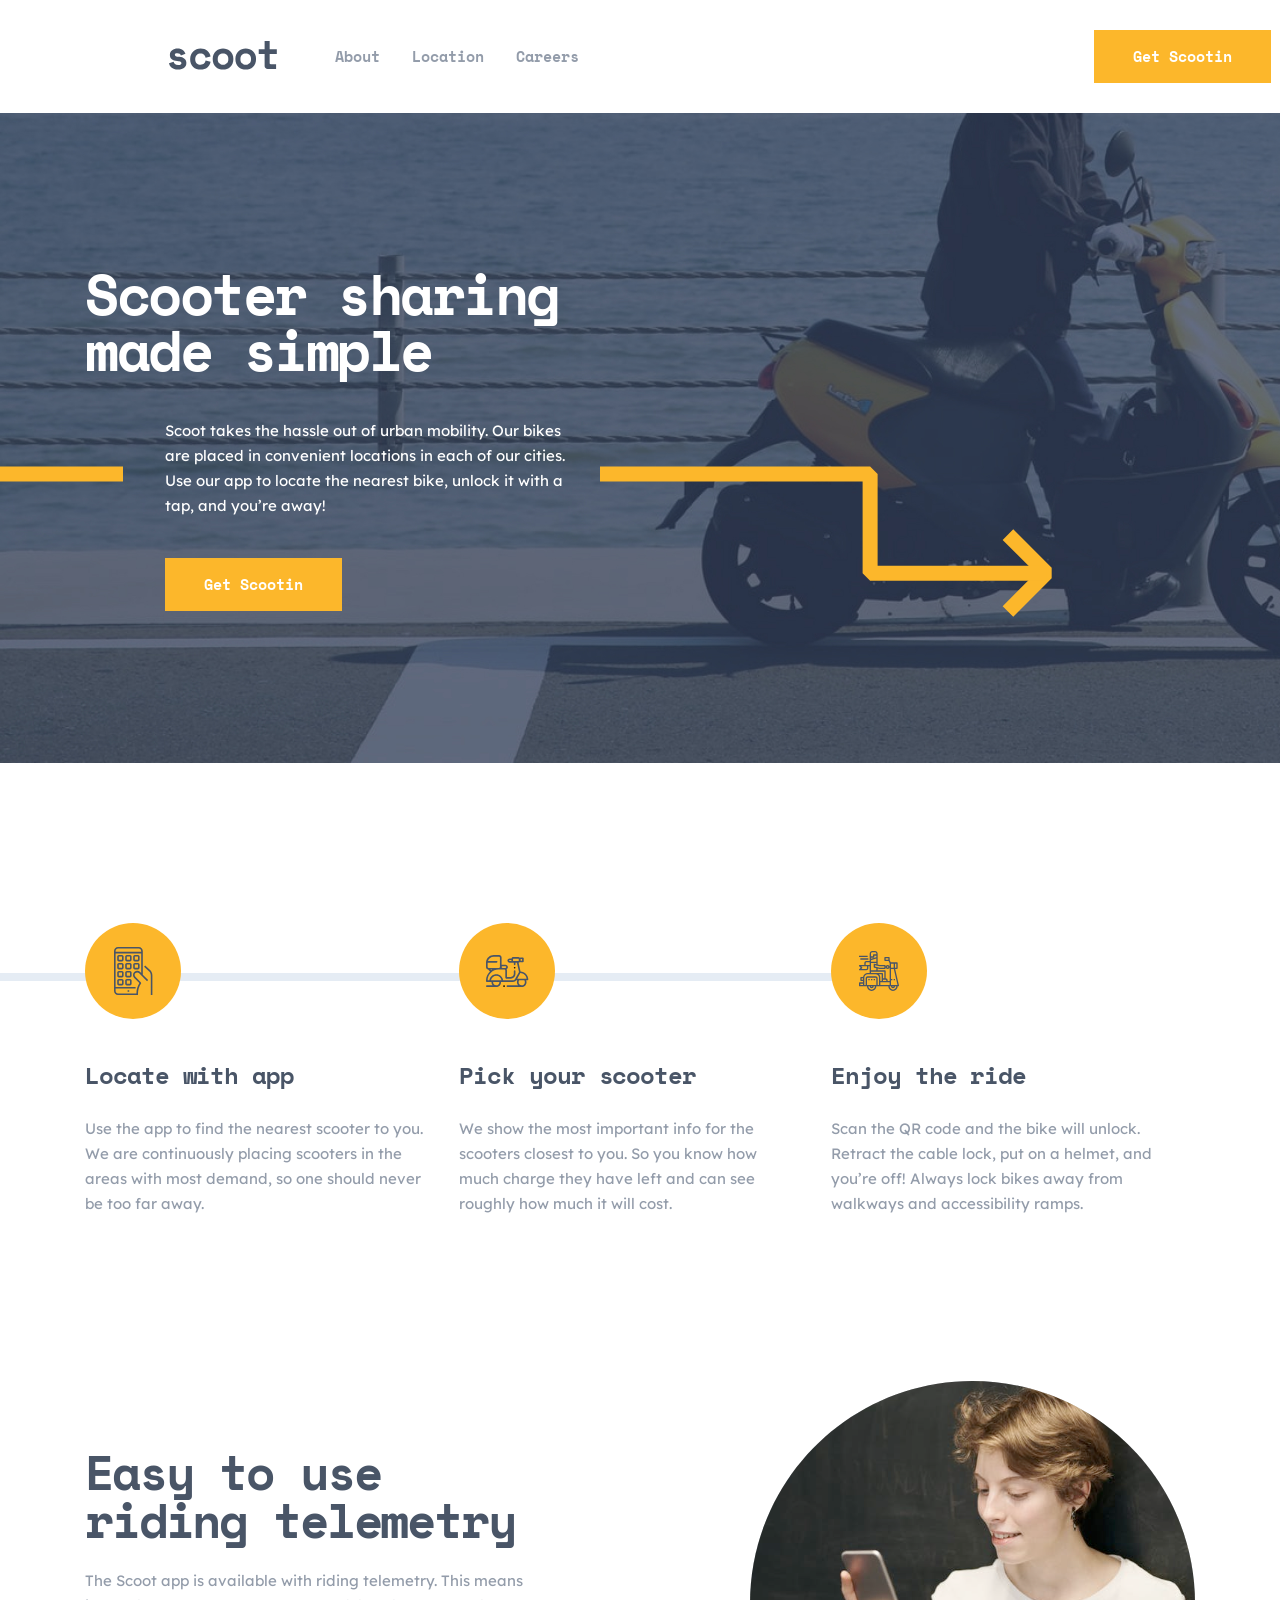
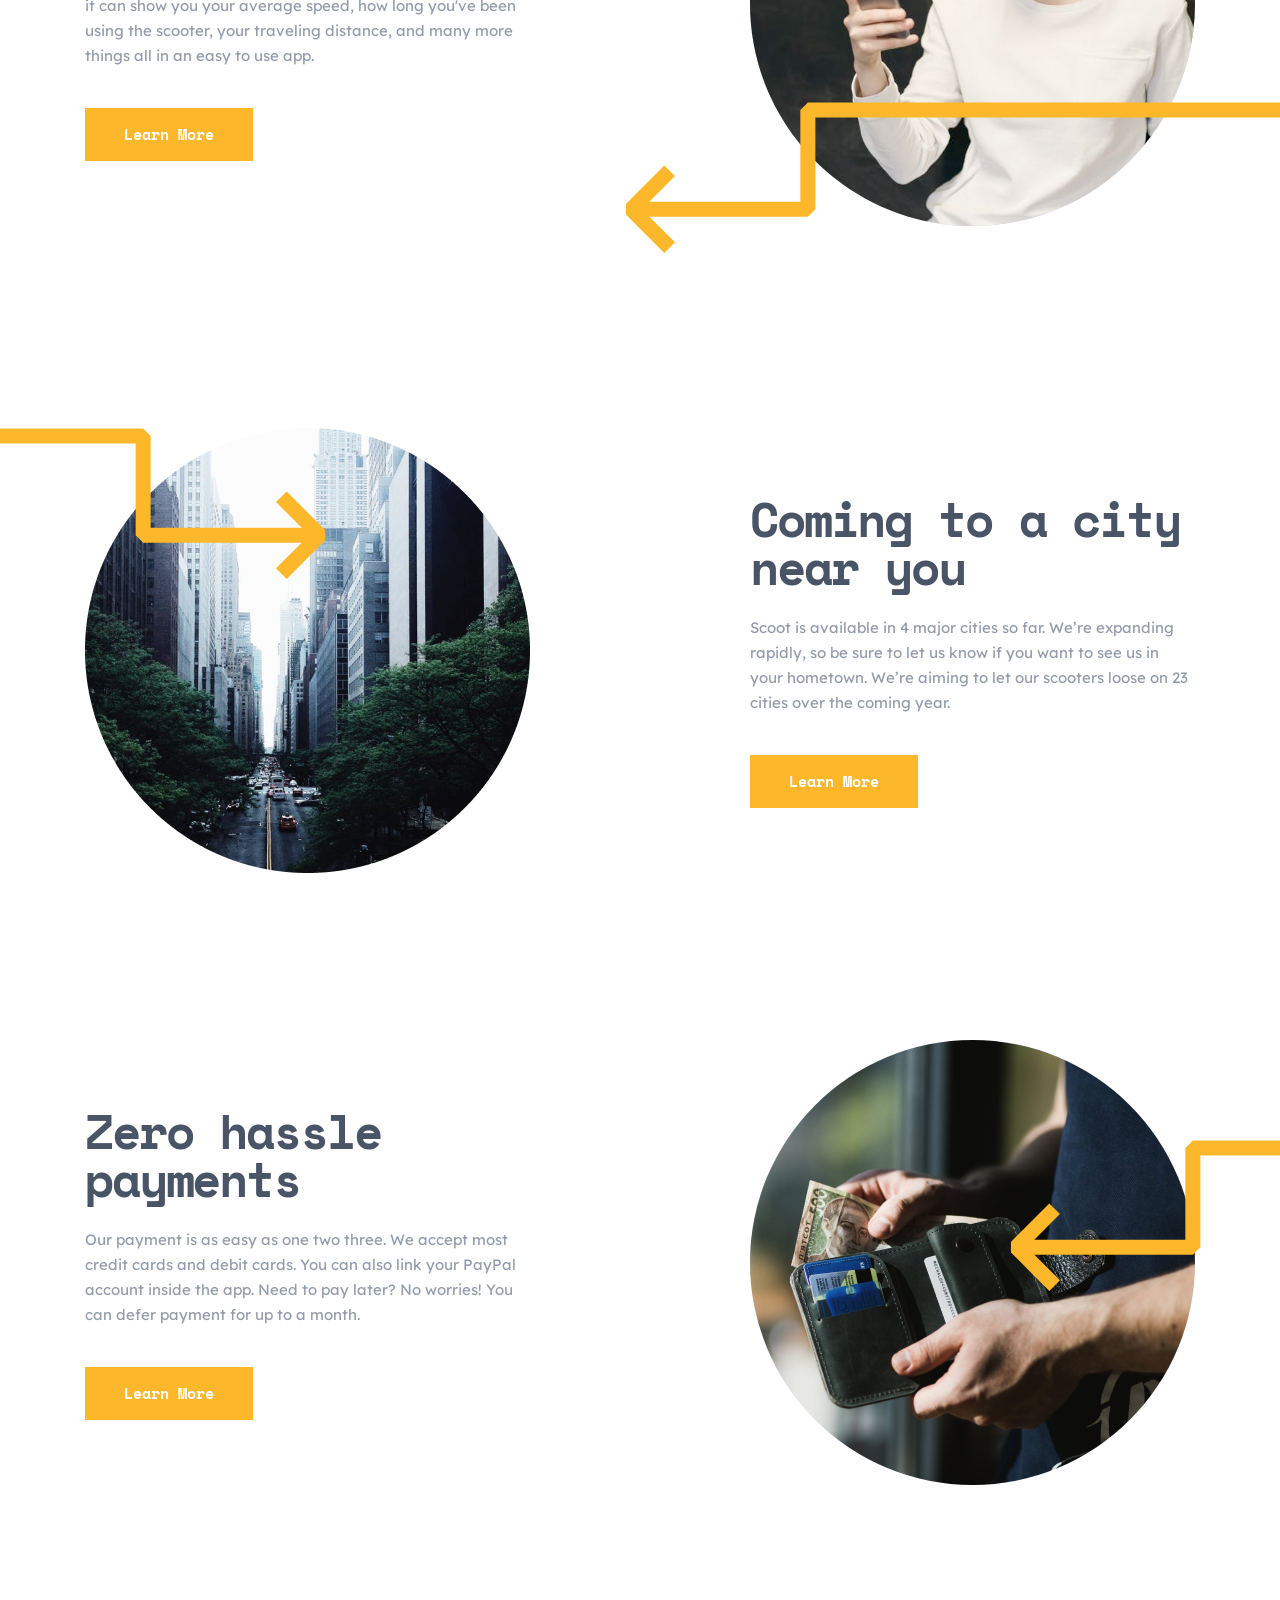
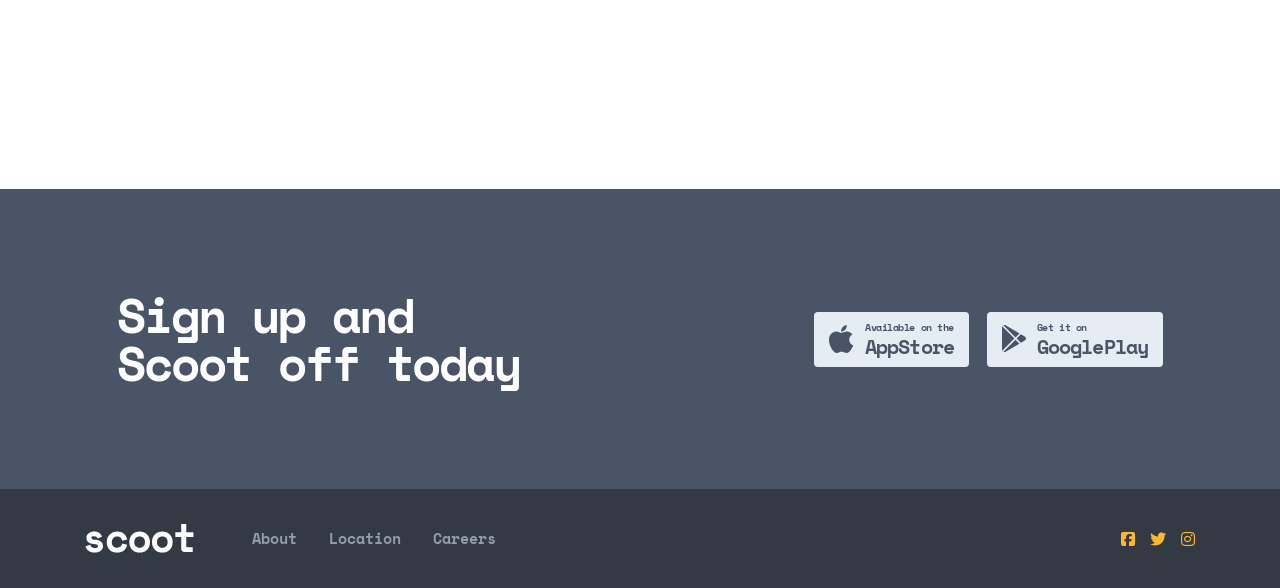
<file: index.html>
<!DOCTYPE html>
<html lang="en">

<head>
  <meta charset="UTF-8" />
  <meta name="viewport" content="width=device-width, initial-scale=1.0" />
  <!-- style -->
  <link rel="stylesheet" href="./css/home.css" />
  <link rel="stylesheet" href="https://cdnjs.cloudflare.com/ajax/libs/font-awesome/6.4.2/css/all.min.css"
    integrity="sha512-z3gLpd7yknf1YoNbCzqRKc4qyor8gaKU1qmn+CShxbuBusANI9QpRohGBreCFkKxLhei6S9CQXFEbbKuqLg0DA=="
    crossorigin="anonymous" referrerpolicy="no-referrer" />
  <!-- fonts -->
  <link rel="preconnect" href="https://fonts.googleapis.com" />
  <link rel="preconnect" href="https://fonts.gstatic.com" crossorigin />
  <link
    href="https://fonts.googleapis.com/css2?family=Lexend+Deca:wght@400;600;700;800;900&family=Space+Mono:wght@400;700&display=swap"
    rel="stylesheet" />
  <title>lesson 22</title>
</head>

<body>
  <header id="header">
    <nav class="navbar">
      <div class="nav_details">
        <div class="nav_logo">
          <img src="./assets/icons/logo_image.svg" alt="" class="logo" />
        </div>
        <ul class="nav-item">
          <li class="nav__items"><a class="nav__links" href="#">About</a></li>
          <li class="nav__items">
            <a class="nav__links" href="#">Location</a>
          </li>
          <li class="nav__items">
            <a class="nav__links" href="#">Careers</a>
          </li>
        </ul>
      </div>
      <button class="btnkeeper">Get Scootin</button>
    </nav>
  </header>
  <!-- !header completed -->
  <main>
    <section class="hero">
      <div class="container">
        <div class="hero__wrapper">
          <h2 class="hero__title">Scooter sharing made simple</h2>
          <img src="./assets/icons/hero_p1.svg" alt="" class="hero_p1" />
          <p class="hero_desc">
            Scoot takes the hassle out of urban mobility. Our bikes are placed
            in convenient locations in each of our cities. Use our app to
            locate the nearest bike, unlock it with a tap, and you’re away!
          </p>
          <img src="./assets/images/hero_position_2.svg" alt="" class="hero_p2" />
          <button class="btnkeeper hero__btn">Get Scootin</button>
        </div>
      </div>
    </section>
    <section class="details">
      <div class="container">
        <div class="advantages">
          <span></span>
          <div class="advantages__wrapper">
            <div class="add_cards">
              <img src="./assets/icons/mobile.svg" alt="" />
              <h3>Locate with app</h3>
              <p>
                Use the app to find the nearest scooter to you. We are
                continuously placing scooters in the areas with most demand,
                so one should never be too far away.
              </p>
            </div>
            <div class="add_cards">
              <img src="./assets/icons/cart-s.svg" alt="" />
              <h3>Pick your scooter</h3>
              <p>
                We show the most important info for the scooters closest to
                you. So you know how much charge they have left and can see
                roughly how much it will cost.
              </p>
            </div>
            <div class="add_cards">
              <img src="./assets/icons/enjoy_drive.svg" alt="" />
              <h3>Enjoy the ride</h3>
              <p>
                Scan the QR code and the bike will unlock. Retract the cable
                lock, put on a helmet, and you’re off! Always lock bikes away
                from walkways and accessibility ramps.
              </p>
            </div>
          </div>
        </div>
      </div>
    </section>
    <section class="benefits">
      <div class="container">
        <div class="benfits__column__wrapper">
          <div class="benefits_wrap">
            <div class="benefits_details">
              <h3>Easy to use riding telemetry</h3>
              <p>
                The Scoot app is available with riding telemetry. This means
                it can show you your average speed, how long you've been using
                the scooter, your traveling distance, and many more things all
                in an easy to use app.
              </p>
              <button class="btnkeeper benefits_btn">Learn More</button>
            </div>
            <div class="benefits_images">
              <img src="./assets/icons/Group 33.svg" alt="" class="benefits_main_image" />
              <img src="./assets/images/big-arrow.svg" alt="" class="arrows_image" />
              <img src="./assets/images/Mask.png" alt="" class="benefits_mask" />
            </div>
          </div>
          <div class="benefits_wrap second_wr">
            <div class="benefits_details">
              <h3>Coming to a city near you</h3>
              <p>
                Scoot is available in 4 major cities so far. We’re expanding
                rapidly, so be sure to let us know if you want to see us in
                your hometown. We’re aiming to let our scooters loose on 23
                cities over the coming year.
              </p>
              <button class="btnkeeper benefits_btn">Learn More</button>
            </div>
            <div class="benefits_images">
              <img src="./assets/images/bitmap__2.jpg" alt="" class="benefits_main_image" />
              <img src="./assets/icons/arrow left.svg" alt="" class="arrows_image arrow-left" />
              <img src="./assets/images/Mask.png" alt="" class="benefits_mask" />
            </div>
          </div>
          <div class="benefits_wrap hossle_stage">
            <div class="benefits_details">
              <h3>Zero hassle payments</h3>
              <p>
                Our payment is as easy as one two three. We accept most credit
                cards and debit cards. You can also link your PayPal account
                inside the app. Need to pay later? No worries! You can defer
                payment for up to a month.
              </p>
              <button class="btnkeeper benefits_btn">Learn More</button>
            </div>
            <div class="benefits_images">
              <img src="./assets/images/hossle_3.png" alt="" class="benefits_main_image hossle__image" />
              <img src="./assets/images/big-arrow.svg" alt="" class="arrows_image hossle__arrow" />
              <img src="./assets/images/Mask.png" alt="" class="benefits_mask" />
            </div>
          </div>
        </div>
      </div>
    </section>
  </main>
  <footer id="footer">
    <div class="container">
      <div class="footer__wr">
        <h3 class="footer_title">Sign up and Scoot off today</h3>
        <div class="footerGetInTouch">
          <div class="apple__store markets">
            <img src="./assets/icons/appleStore.svg" alt="" />
            <div class="appleStoreTitle mains_title">
              <p>Available on the</p>
              <h5>AppStore</h5>
            </div>
          </div>
          <div class="play__market markets">
            <img src="./assets/icons/PlayMarket.svg" alt="" />
            <div class="market__titles mains_title">
              <p>Get it on</p>
              <h5>GooglePlay</h5>
            </div>
          </div>
        </div>
      </div>
    </div>
  </footer>
  <div class="footer_bottom">
    <div class="container">
      <div class="footer_wr">
        <div class="logo_wr">
          <img src="./assets/images/footer__LOGO.svg" alt="" class="logo__footer" />
          <ul class="footer_item">
            <li class="footer__items">About</li>
            <li class="footer__items">Location</li>
            <li class="footer__items">Careers</li>
          </ul>
        </div>
        <ul class="awesome_icons">
          <li>
            <i class="fa-brands fa-square-facebook"></i>
          </li>
          <li>
            <i class="fa-brands fa-twitter"></i>
          </li>
          <li>
            <i class="fa-brands fa-instagram"></i>
          </li>
        </ul>
      </div>
    </div>
  </div>
</body>

</html>
</file>
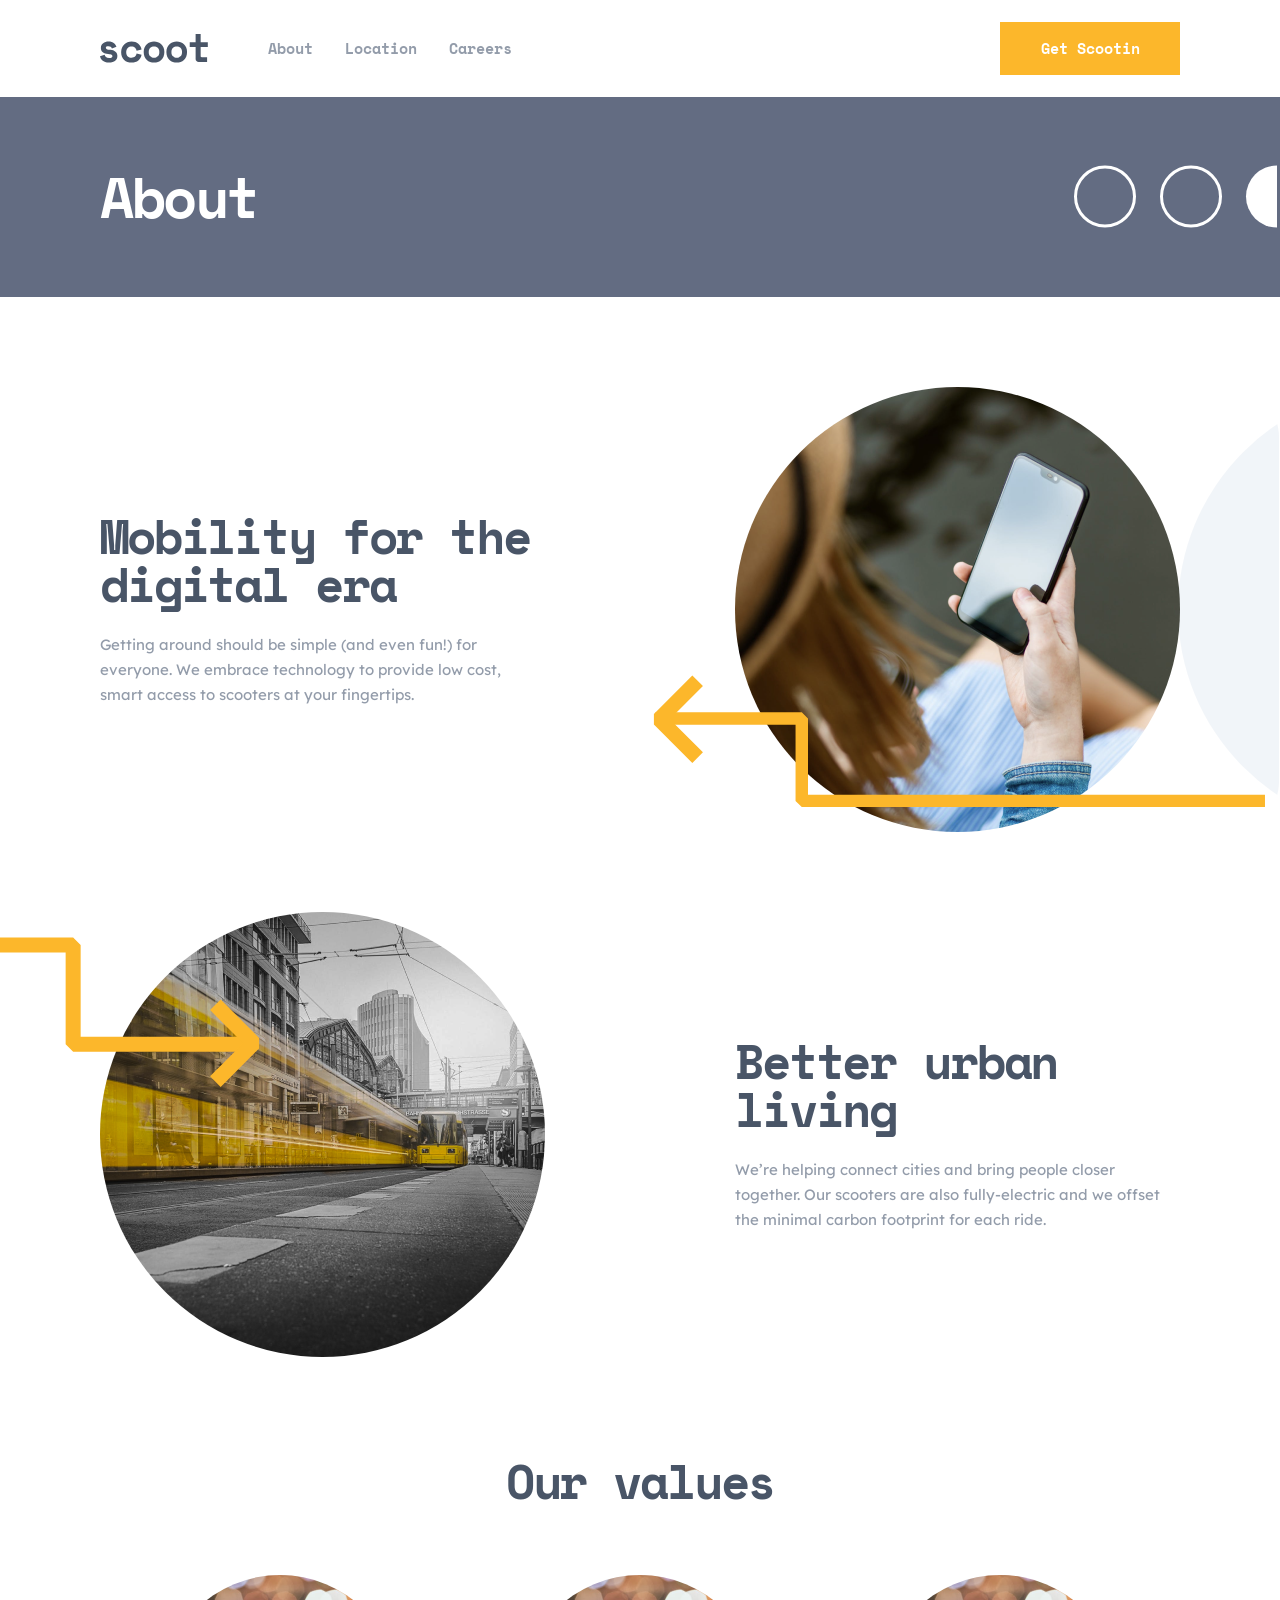
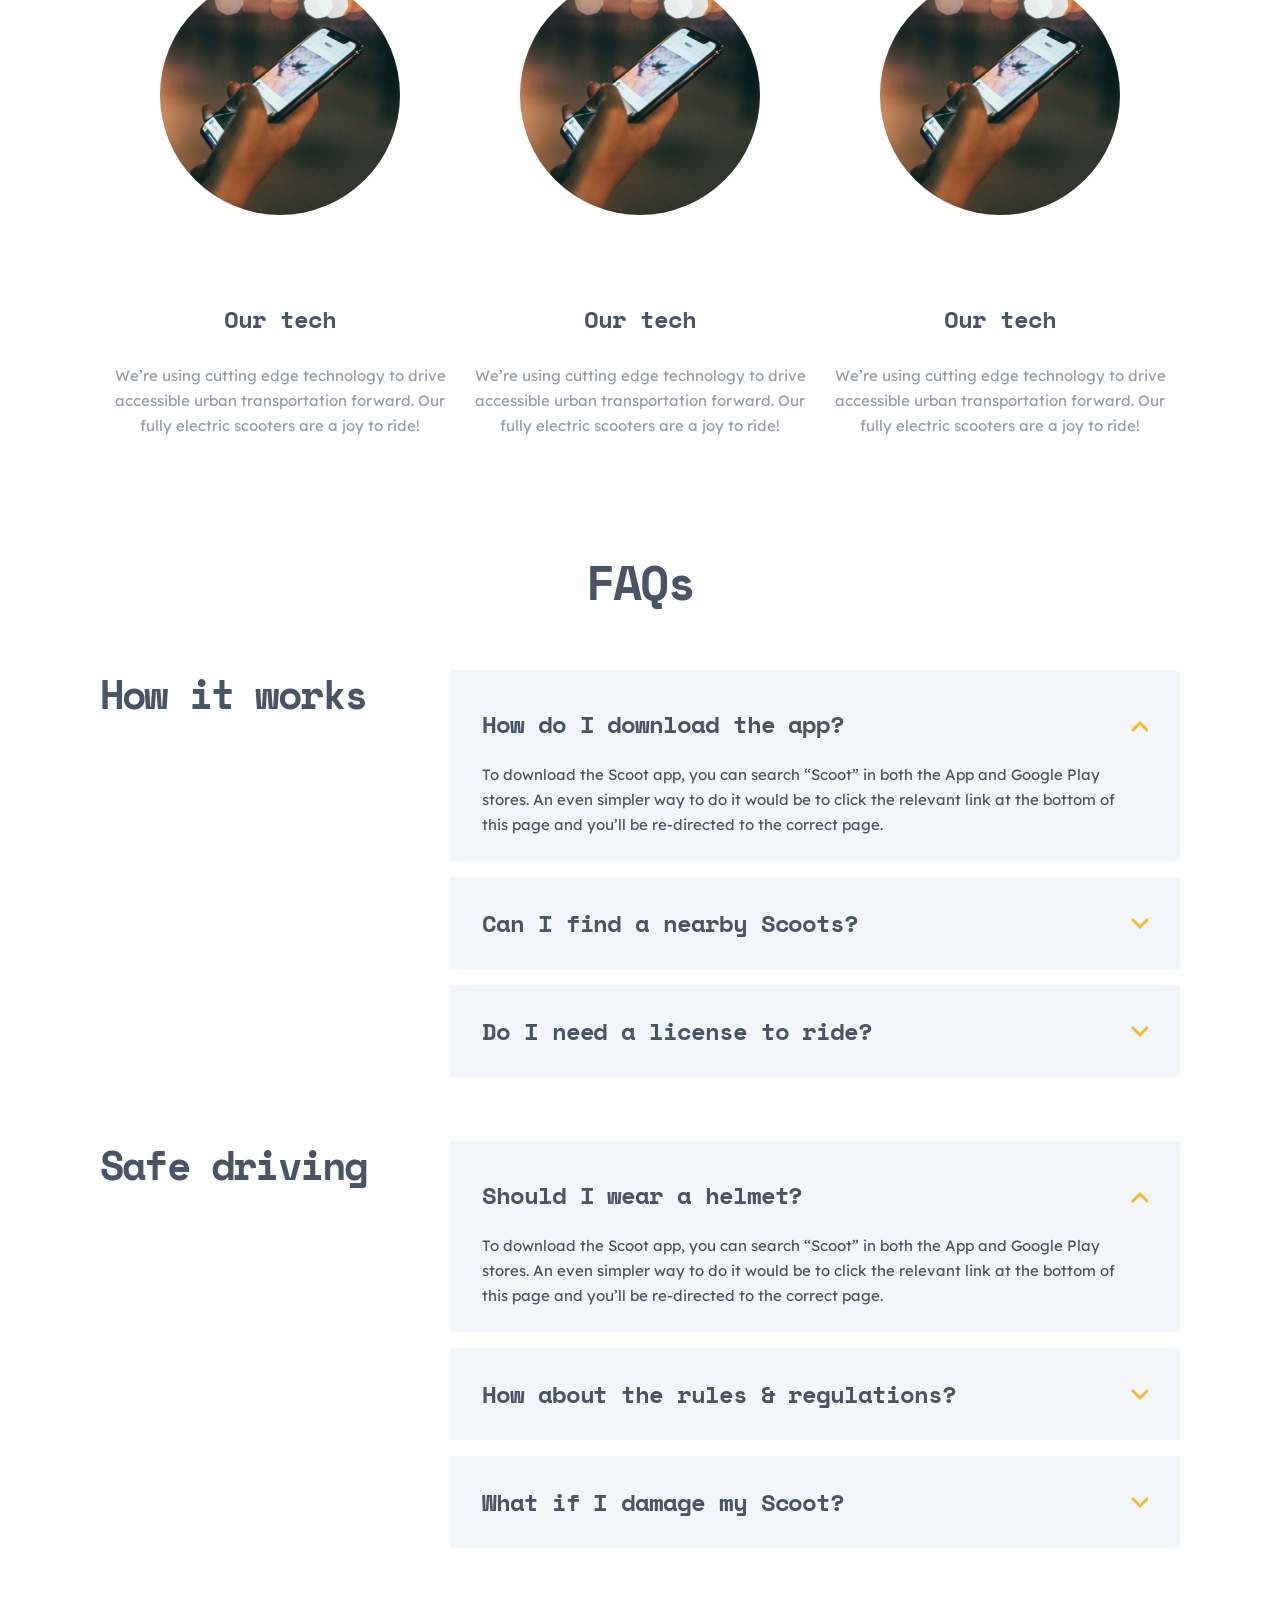
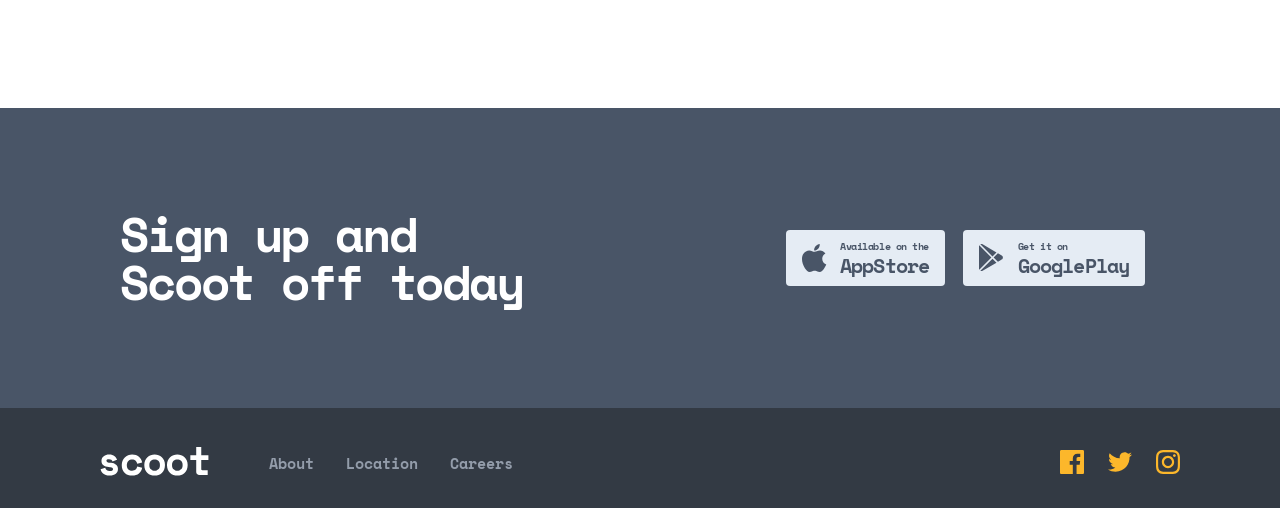
<file: main.html>
<!DOCTYPE html>
<html lang="en">
<head>
    <meta charset="UTF-8">
    <meta name="viewport" content="width=device-width, initial-scale=1.0">
    <title>lesson_22</title>
    <link rel="stylesheet" href="style.css">
    <link rel="preconnect" href="https://fonts.googleapis.com">
    <link rel="preconnect" href="https://fonts.gstatic.com" crossorigin>
    <link href="https://fonts.googleapis.com/css2?family=Poppins:wght@400;500;600;700&family=Space+Mono:wght@400;700&display=swap" rel="stylesheet">
    <link rel="preconnect" href="https://fonts.googleapis.com">
    <link rel="preconnect" href="https://fonts.gstatic.com" crossorigin>
    <link href="https://fonts.googleapis.com/css2?family=Lexend+Deca:wght@400;600;700&display=swap" rel="stylesheet">
</head>
<body>
    <header>
        <div class="container">
           <div class="nav">
            <div class="logo_left">
                <img src="./asset/icons/logo.svg" alt="">
                <ul class="nav_item">
                    <li><a class="nav_items" href="./main.html">About</a></li>
                    <li><a class="nav_items" href="/lesson22/index.html">Location</a></li>
                    <li><a class="nav_items" href="#">Careers</a></li>
                </ul>
            </div>
            <div><button class="logo_right">Get Scootin</button></div>
           </div>
        </div>
        <section class="navbar">
            <div class="container">
                <div class="about"><p class="navbar_about">About</p></div>
            </div>
            <img class="about_img" src="./asset/icons/Group 26.svg" alt="">
        </section>
    </header>
    <main>
        <div class="container">
            <div class="hero">
                <div>
                    <p class="hero_title">Mobility for the digital era</p>
                    <p class="hero_about">Getting around should be simple (and even fun!) for everyone. We embrace technology to provide low cost, smart access to scooters at your fingertips.</p>
                </div>
                <img class="hero_img" src="./asset/images/Bitmap (4).png" alt="">
                <img src="./asset/icons/Mask.svg" alt="" class="circle">
                <img class="yellow" src="./asset/icons/Path 4.svg" alt="">
                <img class="yellows" src="./asset/icons/Group 13 (1).svg" alt="">
            </div>
            <div class="heros">
                <div>
                    <p class="hero_title">Better urban living</p>
                    <p class="hero_about">We’re helping connect cities and bring people closer together. Our scooters are also fully-electric and we offset the minimal carbon footprint for each ride.</p>
                </div>
                <img class="hero_img" src="./asset/images/Bitmap (5).png" alt="">
                <img class="circles" src="./asset/icons/Mask Copy.svg" alt="">
                <img class="red" src="./asset/icons/Path 4 (1).svg" alt="">
                <img class="reds" src="./asset/icons/Path 3.svg" alt="">

            </div>
            <div class="group">
                <p class="group_title">Our values</p>
                <div class="group_menu">
                    <div class="menus">
                        <img class="menus_img"  src="./asset/images/Bitmap (6).png" alt="">
                        <p class="group_txt-1">Our tech</p>
                        <p class="group_txt-2">We’re using cutting edge technology to drive accessible urban transportation forward. Our fully electric scooters are a joy to ride!</p>
                    </div>
                    <div class="menus">
                        <img class="menus_img" src="./asset/images/Bitmap (6).png" alt="">
                        <p class="group_txt-1">Our tech</p>
                        <p class="group_txt-2">We’re using cutting edge technology to drive accessible urban transportation forward. Our fully electric scooters are a joy to ride!</p>
                    </div>
                    <div class="menus">
                        <img class="menus_img"  src="./asset/images/Bitmap (6).png" alt="">
                        <p class="group_txt-1">Our tech</p>
                        <p class="group_txt-2">We’re using cutting edge technology to drive accessible urban transportation forward. Our fully electric scooters are a joy to ride!</p>
                    </div>
                </div>
            </div>
            <div class="faq">
                <p class="faq_title">FAQs</p>
                <div class="faq_boxes">
                    <div><p class="faq_txt">How it works</p></div>
                    <div class="faq_box">
                        <div class="faq_box1">
                            <ul class="box1_txt">
                                <li>How do I download the app?</li>
                                <li><img src="./asset/icons/Path 3 (1).svg" alt=""></li>
                            </ul>
                            <p class="box1_txt1">To download the Scoot app, you can search “Scoot” in both the App and Google Play stores. An even simpler way to do it would be to click the relevant link at the bottom of this page and you’ll be re-directed to the correct page.</p>
                        </div>
                        <div class="faq_box2">
                            <p class="box2_txt">Can I find a nearby Scoots?</p> <img src="./asset/images/Path 3.png" alt="">
                        </div>
                        <div class="faq_box2">
                            <p class="box2_txt">Do I need a license to ride?</p> <img src="./asset/images/Path 3.png" alt="">
                        </div>
                        
                    </div>
                </div>
                <div class="faq_boxes">
                    <div><p class="faq_txt">Safe driving</p></div>
                    <div class="faq_box">
                        <div class="faq_box1">
                            <ul class="box1_txt">
                                <li>Should I wear a helmet?</li>
                                <li><img src="./asset/icons/Path 3 (1).svg" alt=""></li>
                            </ul>
                            <p class="box1_txt1">To download the Scoot app, you can search “Scoot” in both the App and Google Play stores. An even simpler way to do it would be to click the relevant link at the bottom of this page and you’ll be re-directed to the correct page.</p>
                        </div>
                        <div class="faq_box2">
                            <p class="box2_txt">How about the rules & regulations?</p> <img src="./asset/images/Path 3.png" alt="">
                        </div>
                        <div class="faq_box2">
                            <p class="box2_txt">What if I damage my Scoot?</p> <img src="./asset/images/Path 3.png" alt="">
                        </div>
                        
                    </div>
                </div>
            </div>
        </div>
    </main>
    <footer>
        <section class="foot">
                <div class="container">
                    <div class="google">
                        <p class="foot_txt">Sign up and Scoot off today</p>
                        <div class="story">
                            <div class="app">
                                <img src="./asset/icons/Combined Shape (1).svg" alt="">
                                <ul><li class="aa">Available on the</li><li class="aaa">AppStore</li></ul>
                            </div>
                            <div class="apps">
                                <img src="./asset/icons/Shape.svg" alt="">
                                <ul><li class="aa">Get it on</li><li class="aaa">GooglePlay</li></ul>
                            </div>
                        </div>
                    </div>
                </div>
        </section>
        <section class="footer">
            <div class="container">
                <div class="footers">
                    <div class="logos">
                        <div><img src="./asset/icons/scoot (1).svg" alt=""></div>
                        <div>
                            <ul class="Location">
                                <li class="aaaa">About</li>
                                <li class="aaaa">Location</li>
                                <li class="aaaa">Careers</li>
                            </ul>
                        </div>
                    </div>
                    <div>
                        <img src="./asset/icons/Group 25.svg" alt="">
                    </div>
                </div>
            </div>
        </section>
    </footer>
</body>
</html>
</file>
<file: css/home.css>
/* !resaets */

*,
::before,
::after {
    box-sizing: border-box;
    margin: 0;
    padding: 0;
}

html,
body,
div,
span,
applet,
object,
iframe,
h1,
h2,
h3,
h4,
h5,
h6,
p,
blockquote,
pre,
a,
abbr,
acronym,
address,
big,
cite,
code,
del,
dfn,
em,
img,
ins,
kbd,
q,
s,
samp,
small,
strike,
strong,
sub,
sup,
tt,
var,
b,
u,
i,
center,
dl,
dt,
dd,
ol,
ul,
li,
fieldset,
form,
label,
legend,
table,
caption,
tbody,
tfoot,
thead,
tr,
th,
td,
article,
aside,
canvas,
details,
embed,
figure,
figcaption,
footer,
header,
hgroup,
menu,
nav,
output,
ruby,
section,
summary,
time,
mark,
audio,
video {
    margin: 0;
    padding: 0;
    border: 0;
    font-size: 100%;
    font: inherit;
    vertical-align: baseline;
}

/* HTML5 display-role reset for older browsers */
article,
aside,
details,
figcaption,
figure,
footer,
header,
hgroup,
menu,
nav,
section {
    display: block;
}

body {
    line-height: 1;
}

a {
    text-decoration: none;
}

ol,
ul {
    list-style: none;
}

blockquote,
q {
    quotes: none;
}

blockquote:before,
blockquote:after,
q:before,
q:after {
    content: '';
    content: none;
}

table {
    border-collapse: collapse;
    border-spacing: 0;
}

body {
    font-family: 'Lexend Deca', sans-serif;
}


.container {
    max-width: 1140px;
    width: 100%;
    margin: 0 auto;
    padding: 0 15px;
}

/* !conteiner complete */


/* todo: header */

#heder {
    position: fixed;
    top: 0;
    left: 0;
    width: 100%;

}

.navbar {
    /* box-shadow: rgba(0, 0, 0, 0.1) 0px 4px 12px; */
    padding: 30px 169px;
    display: flex;
    width: 1440px;
    margin: 0 auto;
    align-items: center;
    justify-content: space-between;
}

.nav_details {
    display: flex;
    gap: 58.18px;
    align-items: center;

}

.nav-item {
    display: flex;
    gap: 32px;
}

.nav__links {
    color: #939CAA;
    font-family: Space Mono;
    font-size: 15px;
    font-style: normal;
    font-weight: 700;
    line-height: 25px;
    transition: 0.5s;
}

.nav-item {
    transition: 0.5s;
}

.nav-item a:hover {
    color: #FCB72B;
    cursor: pointer;
}

.btnkeeper {
    padding: 14px 39px;
    border: none;
    background: #FCB72B;
    /* !text */
    color: #FFF;
    font-family: Space Mono;
    font-size: 15px;
    font-style: normal;
    font-weight: 700;
    line-height: 25px;
    transition: 0.5s;
}

.btnkeeper:hover {
    border: 1px solid #FCB72B;
    background: #FFF;
    color: #FCB72B
}



/* !hero */

.hero {
    background-image: url(/assets/images/hero_bg_main.jpg   );
    background-repeat: no-repeat;
    background-size: cover;
    margin: 0 auto;
    background-position: center;
    /* max-width: 1440px; */
    width: 100%;
}

.hero__wrapper {
    position: relative;
    padding-top: 153px;
    padding-bottom: 152px;
    max-width: 500px;
    width: 100%;
}

.hero__title {
    color: #FFF;
    font-family: Space Mono;
    font-size: 56px;
    font-style: normal;
    font-weight: 700;
    line-height: 56px;
    /* 100% */
    letter-spacing: -2.5px;
}

.hero_p1 {
    position: absolute;
    left: -165px;
    top: 353px;
}

.hero_desc {
    color: #FFF;
    font-family: Lexend Deca;
    font-size: 15px;
    font-style: normal;
    font-weight: 400;
    line-height: 25px;
    /* 166.667% */
    position: absolute;
    top: 305px;
    left: 80px;
}

.hero_p2 {
    position: absolute;
    top: 353px;
    left: 515px;
}

.hero__btn {
    margin-top: 180px;
    margin-left: 80px;
}


.details {
    margin-top: 160px;

}

.advantages {
    position: relative;
}

span {
    position: absolute;
    max-width: 973px;
    width: 100%;
    height: 8px;
    background: #E5ECF4;
    top: 50px;
    left: -150px;
    z-index: -100;

}

.advantages__wrapper {
    display: flex;
    gap: 30px;
}

.add_cards h3 {
    margin-top: 40px;
    color: #495567;
    font-family: Space Mono;
    font-size: 24px;
    font-style: normal;
    font-weight: 700;
    line-height: 28px;
    /* 116.667% */
    letter-spacing: -1.071px;
}

.add_cards p {
    margin-top: 27px;
    color: #939CAA;
    font-family: Lexend Deca;
    font-size: 15px;
    font-style: normal;
    font-weight: 400;
    line-height: 25px;
    /* 166.667% */
}


.benefits {
    margin-top: 165px;
    position: relative;
}

.benefits_wrap {
    display: flex;
    align-items: center;
    gap: 83px;
    justify-content: space-between;
}

.benefits_details h3 {
    color: #495567;
    font-family: Space Mono;
    font-size: 48px;
    font-style: normal;
    font-weight: 700;
    line-height: 48px;
    /* 100% */
    letter-spacing: -2.143px;
    max-width: 445px;
}



.benefits_details p {
    max-width: 445px;
    margin-top: 24px;
    color: #939CAA;
    font-family: Lexend Deca;
    font-size: 15px;
    font-style: normal;
    font-weight: 400;
    line-height: 25px;
    /* 166.667% */
}

.benefits_btn {
    margin-top: 40px;
}



.benefits_images {
    position: relative;
}



.benefits_main_image {
    position: absolute;
    right: 0;
    top: 0px;
}

.arrows_image {
    position: absolute;
    bottom: -25px;
    left: -125px;
}


.second_wr {
    flex-direction: row-reverse;
    margin-top: 200px;
}

.arrow-left {
    position: absolute;
    top: 0;
    left: -500px;
}

.hossle_stage {
    margin-top: 165px;
}

.hossle__image {
    border-radius: 50%;
}

.hossle__arrow {
    position: absolute;
    top: 100px;
    left: 260px;
}


#footer {
    /* position: relative; */
    background: #495567;
    padding: 102px;
    margin-top: 302px;
    /* background-image: url(/assets/images/footer_bg.png); */
    /* background-repeat: no-repeat; */
    /* margin: 0 auto; */
    /* width: 1440px; */




}


.footer__wr {
    display: flex;
    align-items: center;
    justify-content: space-between;
}

.footer_title {
    color: #FFF;
    font-family: Space Mono;
    font-size: 48px;
    font-style: normal;
    font-weight: 700;
    line-height: 48px;
    /* 100% */
    letter-spacing: -2.143px;
    max-width: 415px;
}


.markets {
    padding: 8px 15px;
    display: flex;
    gap: 11px;
    align-items: center;
    border-radius: 4px;
    background: #E5ECF4;
}

.footerGetInTouch {
    display: flex;
    gap: 18px;
    align-items: center;

}

.appleStoreTitle {
    display: flex;
    flex-direction: column;
    align-items: start;
    text-align: start;

}

.mains_title p {
    color: #495567;
    font-family: Space Mono;
    font-size: 10px;
    font-style: normal;
    font-weight: 700;
    line-height: normal;
    letter-spacing: -0.446px;
}

.mains_title h5 {
    color: #495567;
    font-family: Space Mono;
    font-size: 20px;
    font-style: normal;
    font-weight: 700;
    line-height: 24px;
    /* 120% */
    letter-spacing: -0.893px;
}


.footer_bottom {
    background: #333A44;
    padding: 35px;

}

.footer_wr {
    display: flex;
    align-items: center;
}

.logo_wr {
    display: flex;
    align-items: center;
    gap: 58px;
}


.footer_item {
    display: flex;
    align-items: center;
    gap: 32px;

}

.footer__items {
    color: #939CAA;
    font-family: Space Mono;
    font-size: 15px;
    font-style: normal;
    font-weight: 700;
    line-height: 25px;
    /* 166.667% */
    transition: 0.5s;
}

.footer__items:hover {
    color: #FFF;
}

.awesome_icons {
    display: flex;
    align-items: center;
    gap: 15px;
}

.fa-brands {
    color: #FCB72B;


}

.footer_wr {
    display: flex;
    justify-content: space-between;
}

/* body {
    overflow:unset;
} */
</file>
<file: style.css>
* {
    padding: 0;
    margin: 0;
    box-sizing: border-box;
}
a {
    text-decoration: none;
}
ul, li {
    list-style: none;
}
.container {
    margin: auto;
    max-width: 1440px;
    padding: 0px 100px;
   
}
.nav {
    display: flex;
    align-items: center;
    justify-content: space-between;
    padding-top: 22px;
    padding-bottom: 22px;
}
.logo_left {
    display: flex;
    align-items: center;
    gap: 60px;
}
.nav_item {
    display: flex;
    align-items: center;
    gap: 32px;
}
.nav_items {
    color: #939CAA;
    font-family: Space Mono;
    font-size: 15px;
    font-style: normal;
    font-weight: 700;
    line-height: 25px; /* 166.667% */
}
.nav_items:hover {
    color: #FCB72B;
}
.logo_right {
    color: #FFF;
    text-align: center;
    font-family: Space Mono;
    font-size: 15px;
    font-style: normal;
    font-weight: 700;
    line-height: 25px; /* 166.667% */
    width: 180px;
    height: 53px;
    flex-shrink: 0;
    background: #FCB72B;
    border: none;
}
.navbar {
    height: 200px;
    background-image: url(./asset/icons/Bitmap.svg);
    background-repeat: no-repeat;
    position: relative;
    opacity: 0.75;
    background: #2F3B59;
}
.about {
    display: flex;
    justify-content: flex-start;
    align-items: center;
    height: 200px;
}
.navbar_about {
    color: #FFF;
    font-family: Space Mono;
    font-size: 56px;
    font-style: normal;
    font-weight: 700;
    line-height: 56px; /* 100% */
    letter-spacing: -2.5px;
}
.about_img {
    position: absolute;
    top: 68px;
    left: 83.94%;
}
.hero {
    display: flex;
    align-items: center;
    justify-content: space-between;
    margin-top: 90px;
    position: relative;
}
.hero_img {
    border-radius: 445px;
    background: #D8D8D8;
}
.hero_title {
    width: 445px;
    color: #495567;
    font-family: Space Mono;
    font-size: 48px;
    font-style: normal;
    font-weight: 700;
    line-height: 48px; /* 100% */
    letter-spacing: -2.143px;
}
.hero_about {
    width: 445px;
    color: #939CAA;
    font-family: Lexend Deca;
    font-size: 15px;
    font-style: normal;
    font-weight: 400;
    line-height: 25px; /* 166.667% */
    margin-top: 24px;
}
.heros {
    display: flex;
    align-items: center;
    flex-direction: row-reverse;
    justify-content: space-between;
    margin-top: 80px;
    position: relative;;
}
.circle {
    position: absolute;
    border-radius: 445px;
    top: 0%;
    left: 99.8%;
    z-index: -1;
    opacity: .5;
}
.circles {
    position: absolute;
    border-radius: 445px;
    top: 0%;
    left: -20%;
}
.yellow {
    position: absolute;
    left: 555px;
    top: 275px;
}
.yellows {
    position: absolute;
    left: 553px;
    top: 288px;
}
.red {
    position: absolute;
    left: -200px;
    top: 25px;
}
.reds {
    position: absolute;
    left: 110px;
    top: 87px;
}
.group {
    display: flex;
    align-items: center;
    flex-direction: column;
    justify-content: center;
    margin-top: 100px;
}
.group_menu {
    display: flex;
    justify-content: space-between;
    align-items: flex-start;
    margin-top: 70px;
}
.menus {
    display: flex;
    align-items: center;
    justify-content: center;
    flex-direction: column;
}
.menus_img {
   border-radius: 240px;
}
.group_txt-1 {
    text-align: center;
    color: #495567;
    text-align: center;
    font-family: Space Mono;
    font-size: 24px;
    font-style: normal;
    font-weight: 700;
    line-height: 28px; /* 116.667% */
    letter-spacing: -1.071px;
    margin-top: 90px;
}
.group_txt-2 {
    width: 360px;
    color: #939CAA;
    text-align: center;
    font-family: Lexend Deca;
    font-size: 15px;
    font-style: normal;
    font-weight: 400;
    line-height: 25px; /* 166.667% */
    margin-top: 30px;
}
.group_title {
    color: #495567;
    text-align: center;
    font-family: Space Mono;
    font-size: 48px;
    font-style: normal;
    font-weight: 700;
    line-height: 48px; /* 100% */
    letter-spacing: -2.143px;
}
.faq {
    margin-top: 120px;
}
.faq_title {
    color: #495567;
    text-align: center;
    font-family: Space Mono;
    font-size: 48px;
    font-style: normal;
    font-weight: 700;
    line-height: 48px; /* 100% */
    letter-spacing: -2.143px;
}
.faq_boxes {
    display: flex;
    align-items: flex-start;
    justify-content: space-between;
    margin-top: 64px;
}
.faq_box1 {
    width: 730px;
    height: 191px;
    flex-shrink: 0;
    background: #F2F5F9;  
    padding: 40px 32px;
}
.faq_txt {
    color: #495567;
    font-family: Space Mono;
    font-size: 40px;
    font-style: normal;
    font-weight: 700;
    line-height: 48px; /* 120% */
    letter-spacing: -1.786px;
}
.box1_txt {
    display: flex;
    align-items: center;
    color: #495567;
    font-family: Space Mono;
    font-size: 24px;
    font-style: normal;
    font-weight: 700;
    line-height: 28px; /* 116.667% */
    letter-spacing: -1.071px;
    justify-content: space-between;
}
.faq_box {
    display: flex;
    align-items: center;
    flex-direction: column;
    gap: 16px;
}
.box1_txt1 {
    width: 650px;
    color: #495567;
    font-family: Lexend Deca;
    font-size: 15px;
    font-style: normal;
    font-weight: 400;
    line-height: 25px; /* 166.667% */
    margin-top: 24px;
}
.faq_box2 {
    width: 730px;
    height: 92px;
    flex-shrink: 0;
    background: #F2F5F9;
    padding: 40px 32px;
    display: flex;
    align-items: center;
    justify-content: space-between;
    color: #495567;
    font-family: Space Mono;
    font-size: 24px;
    font-style: normal;
    font-weight: 700;
    line-height: 28px; /* 116.667% */
    letter-spacing: -1.071px;
}
.foot {
    height: 300px;
    flex-shrink: 0;
    background: #495567;
    margin-top: 160px;
}
.footer {
    height: 100px;
    flex-shrink: 0;
    background: #333A44;
}
.google {
    width: 1065px;
    display: flex;
    align-items: center;
    justify-content: space-between;
    padding: 102px 20px;
    gap: 100px;
   
   
}
.foot_txt {
    width: 415px;
    color: #FFF;
    font-family: Space Mono;
    font-size: 48px;
    font-style: normal;
    font-weight: 700;
    line-height: 48px; /* 100% */
    letter-spacing: -2.143px;
}
.app {
    width: 159px;
    height: 56px;
    flex-shrink: 0;
    border-radius: 4px;
    background: #E5ECF4;
    display: flex;
    padding: 14px 16px;
    align-items: center;
    justify-content: space-between;
}
.aa {
    color: #495567;
    font-family: Space Mono;
    font-size: 10px;
    font-style: normal;
    font-weight: 700;
    line-height: normal;
    letter-spacing: -0.446px;
}
.aaa {
    color: #495567;
    font-family: Space Mono;
    font-size: 20px;
    font-style: normal;
    font-weight: 700;
    line-height: 24px; /* 120% */
    letter-spacing: -0.893px;
}
.story {
    display: flex;
    gap: 18px;
}
.apps {
    width: 182px;
    height: 56px;
    flex-shrink: 0;
    border-radius: 4px;
    background: #E5ECF4;
    display: flex;
    padding: 14px 16px;
    align-items: center;
    justify-content: space-between;
}
.footers {
    display: flex;
    align-items: center;
    justify-content: space-between;
    padding-top: 39px;
}
.logos {
    display: flex;
    align-items: center;
    gap: 60px;
}
.Location {
    color: #939CAA;
    font-family: Space Mono;
    font-size: 15px;
    font-style: normal;
    font-weight: 700;
    line-height: 25px; /* 166.667% */
    display: flex;
    gap: 32px;
}
.aaaa {
    color: #939CAA;
}
.aaaa:hover {
    color: #FCB72B;
}
.app:hover {
 background-color: #FCB72B;
}
.apps:hover {
 background-color: #FCB72B;
}
</file>
